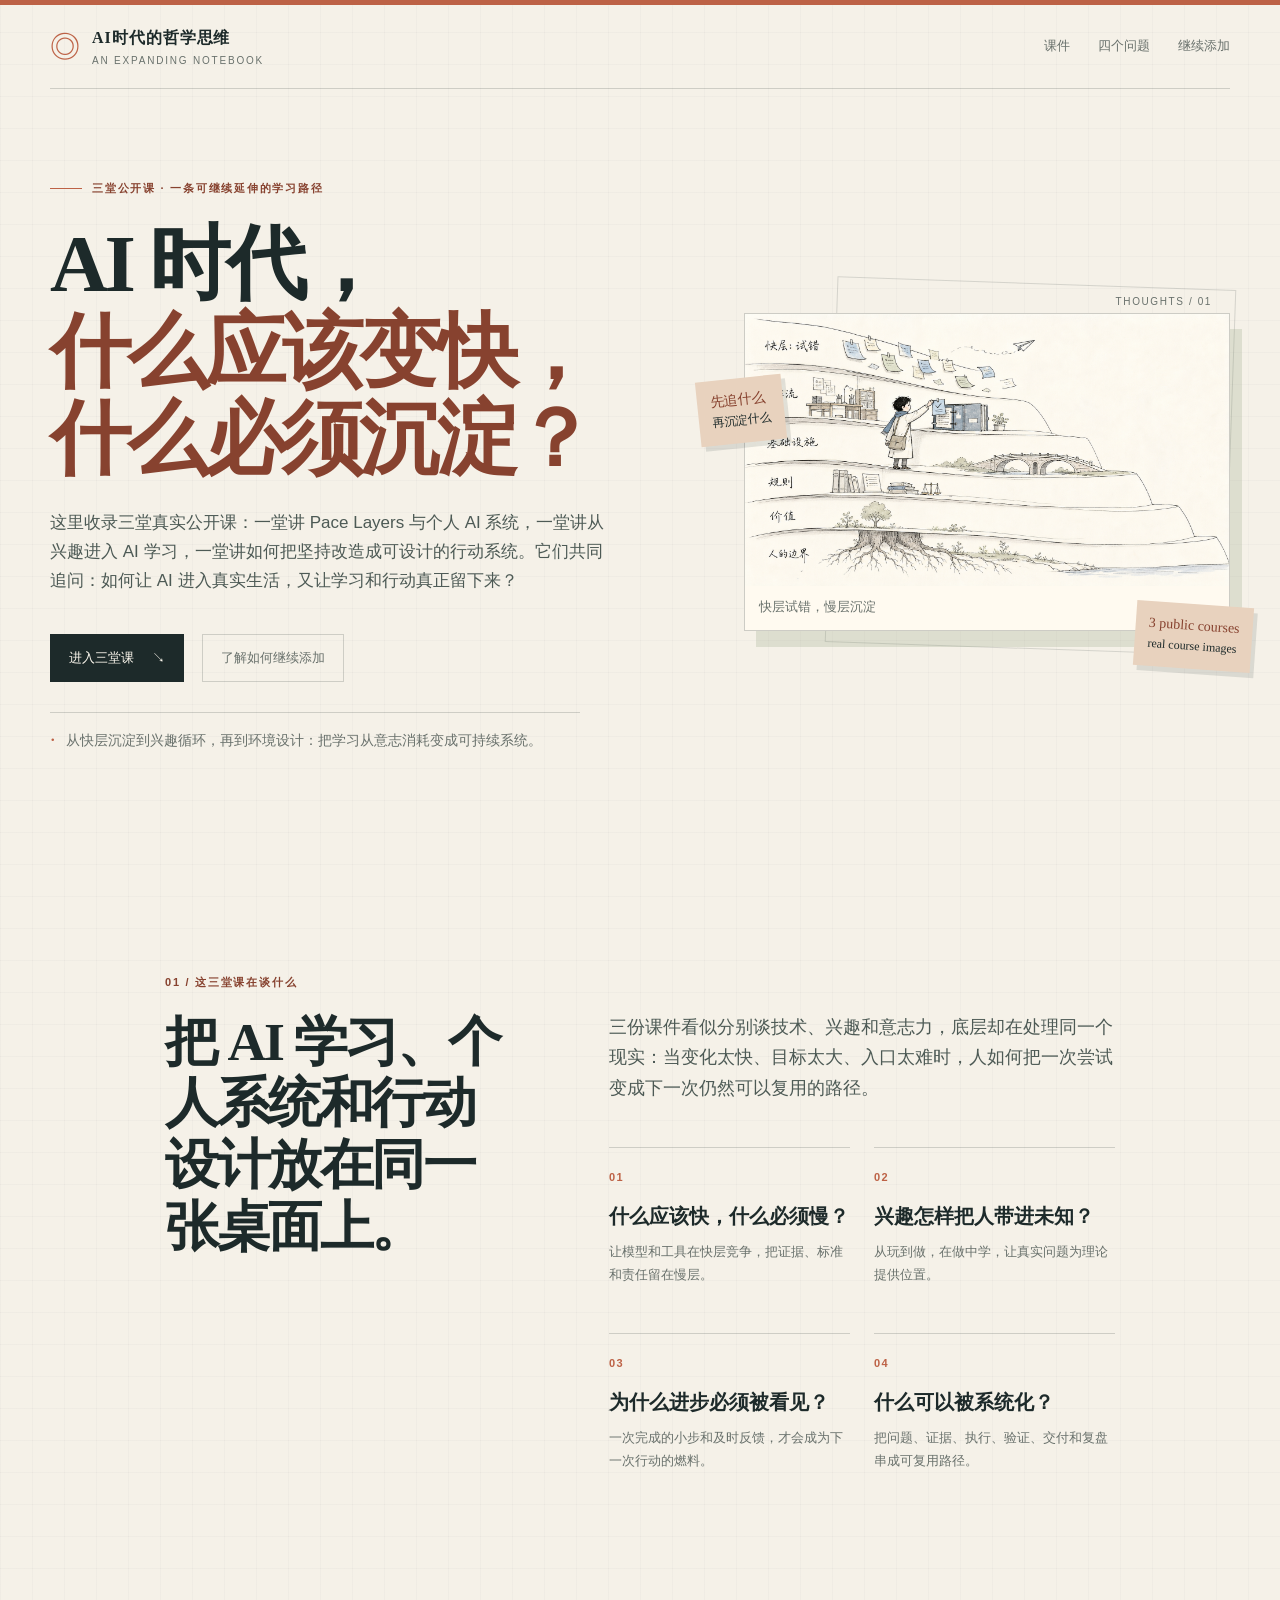
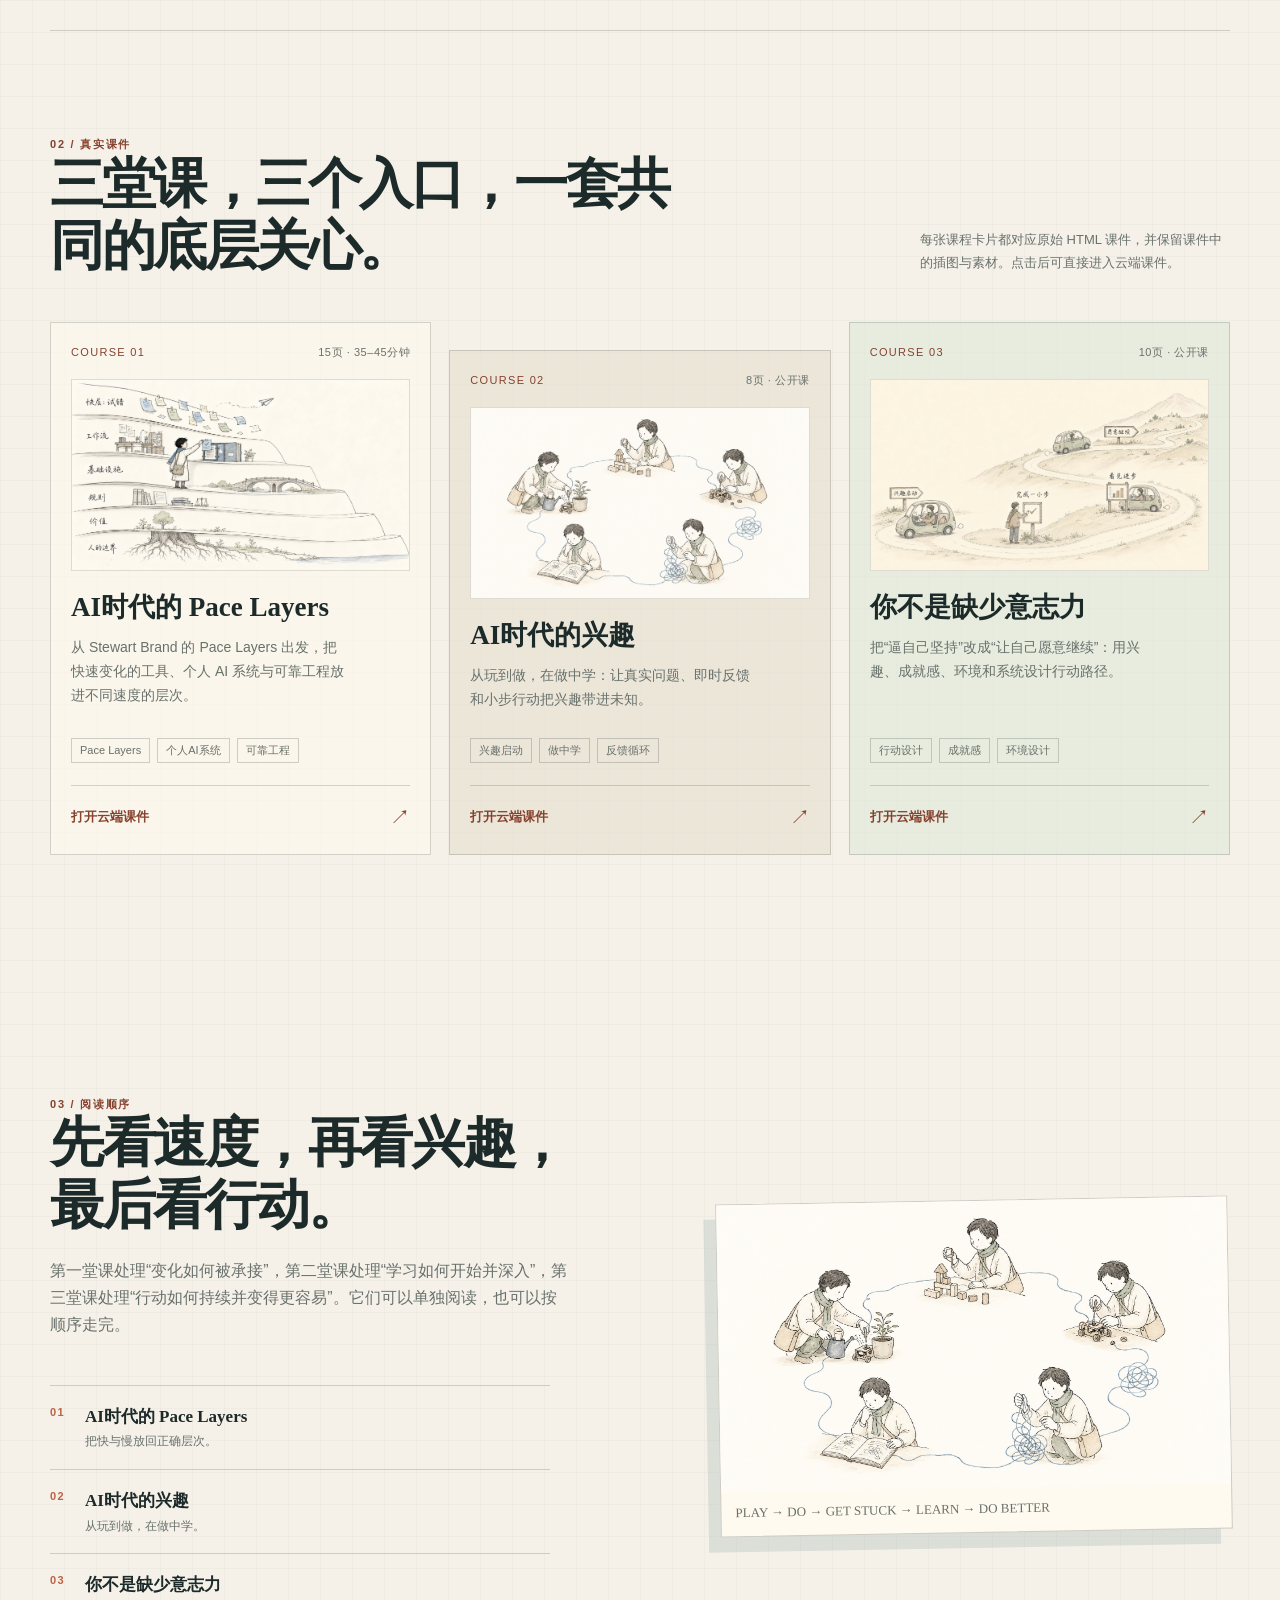
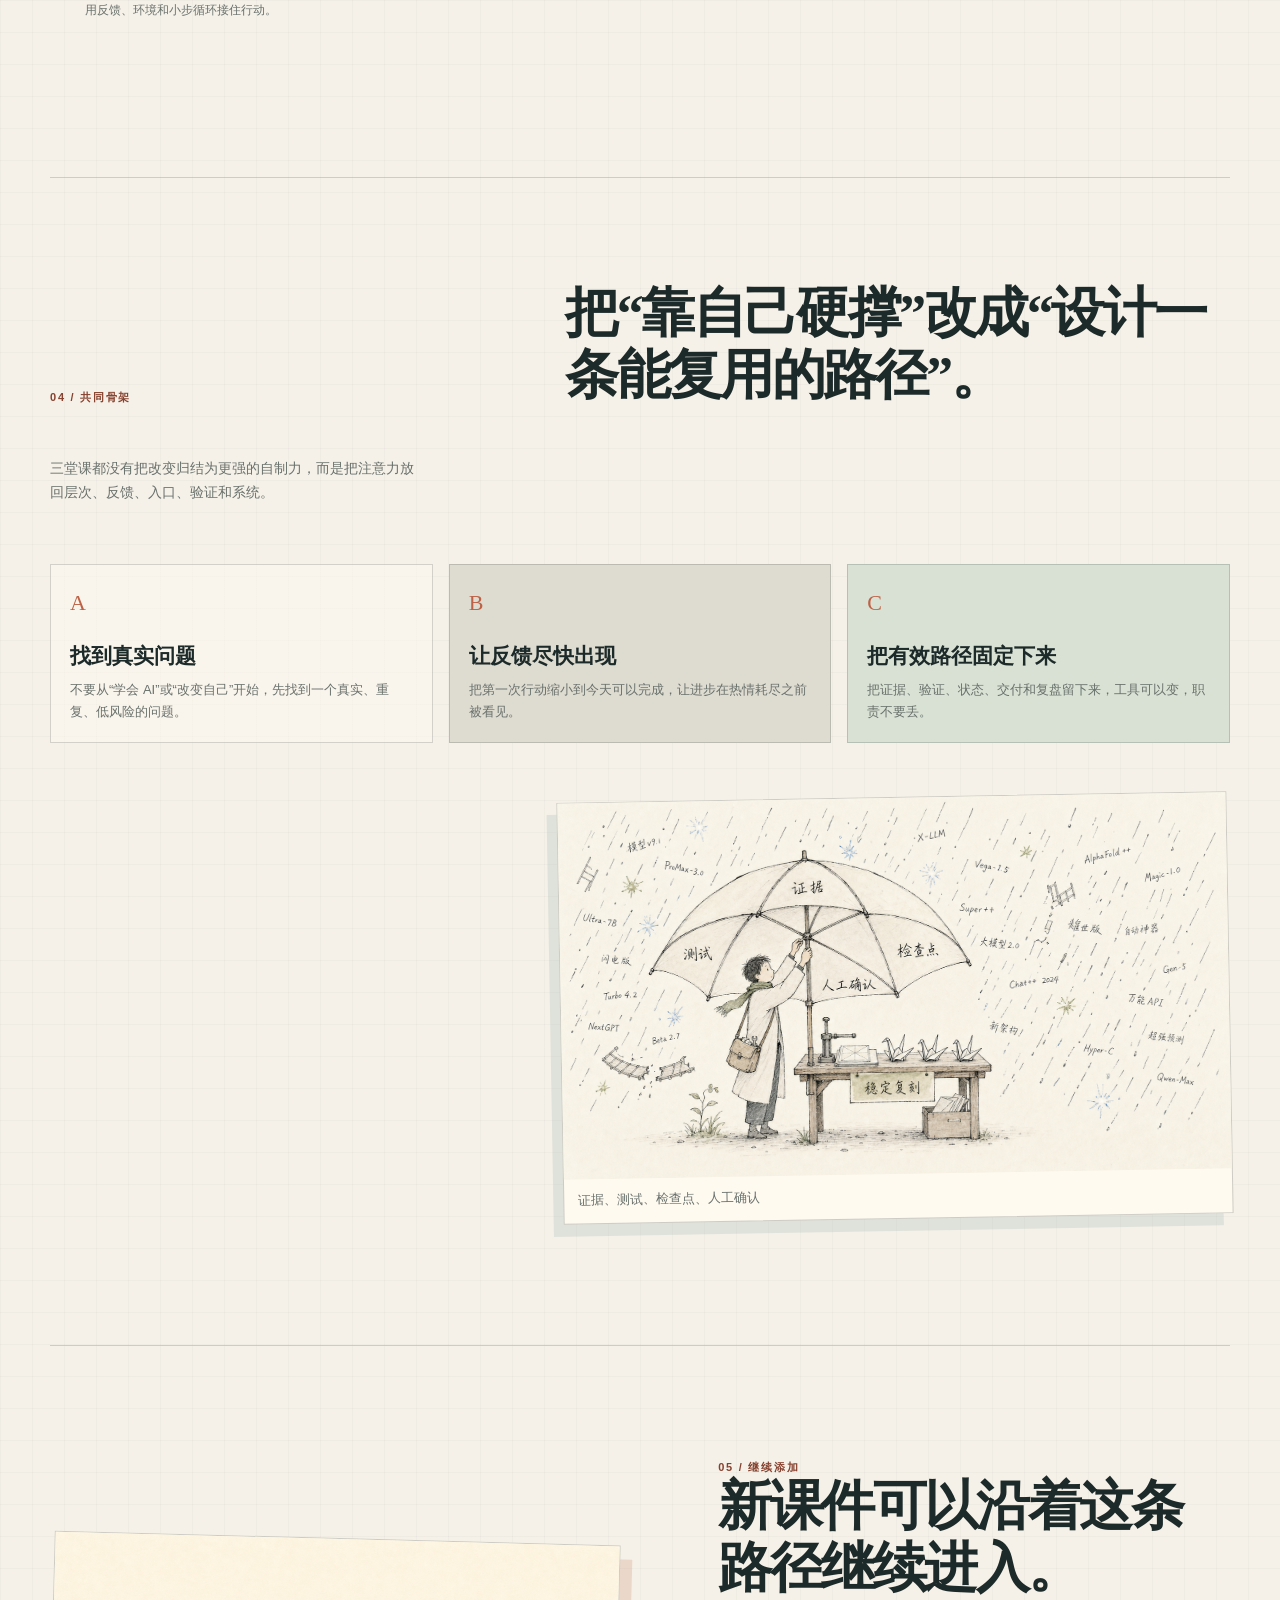
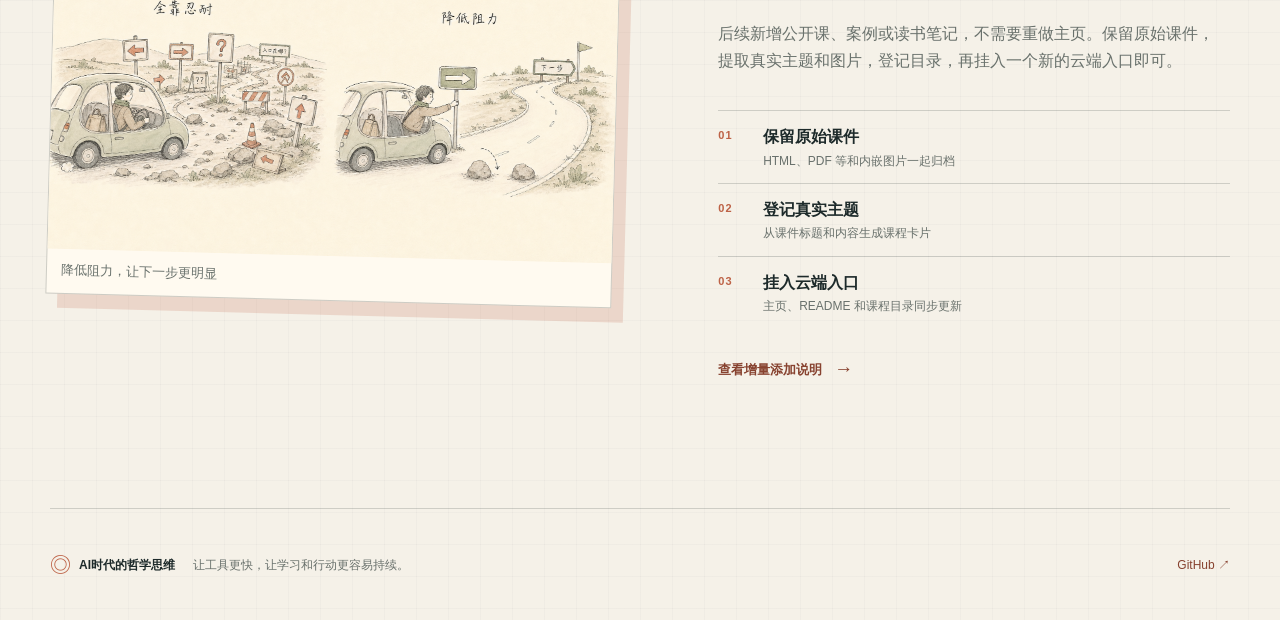
<file: index.html>
<!doctype html>
<html lang="zh-CN">
  <head>
    <meta charset="utf-8" />
    <meta name="viewport" content="width=device-width, initial-scale=1" />
    <meta name="description" content="AI时代的哲学思维：Pace Layers、兴趣学习与行动系统三堂公开课。" />
    <title>AI时代的哲学思维｜Pace Layers、兴趣与行动</title>
    <link rel="stylesheet" href="./styles.css" />
    <script src="./app.js" defer></script>
  </head>
  <body>
    <div class="site-shell">
      <header class="topbar">
        <a class="brand" href="./">
          <span class="brand-mark">◎</span>
          <span>
            <strong>AI时代的哲学思维</strong>
            <small>an expanding notebook</small>
          </span>
        </a>
        <nav aria-label="主导航">
          <a href="#courses">课件</a>
          <a href="#questions">四个问题</a>
          <a href="#append">继续添加</a>
        </nav>
      </header>

      <main>
        <section class="hero section-grid" aria-labelledby="hero-title">
          <div class="hero-copy">
            <p class="eyebrow"><span class="eyebrow-line"></span>三堂公开课 · 一条可继续延伸的学习路径</p>
            <h1 id="hero-title">AI 时代，<em>什么应该变快，什么必须沉淀？</em></h1>
            <p class="hero-lede">
              这里收录三堂真实公开课：一堂讲 Pace Layers 与个人 AI 系统，一堂讲从兴趣进入 AI 学习，一堂讲如何把坚持改造成可设计的行动系统。它们共同追问：如何让 AI 进入真实生活，又让学习和行动真正留下来？
            </p>
            <div class="hero-actions">
              <a class="button button-primary" href="#courses">进入三堂课 <span>↘</span></a>
              <a class="button button-quiet" href="#append">了解如何继续添加</a>
            </div>
            <div class="hero-note">
              <span class="note-pin">·</span>
              <span>从快层沉淀到兴趣循环，再到环境设计：把学习从意志消耗变成可持续系统。</span>
            </div>
          </div>

          <div class="hero-visual">
            <div class="visual-label label-top">thoughts / 01</div>
            <figure class="illustration-frame illustration-hero">
              <img src="./assets/course-previews/pace-layers-six-layers.png" alt="AI时代的 Pace Layers 六层结构课件插图" />
              <figcaption>快层试错，慢层沉淀</figcaption>
            </figure>
            <div class="margin-card margin-card-top">先追什么<br /><span>再沉淀什么</span></div>
            <div class="margin-card margin-card-bottom">3 public courses<br /><span>real course images</span></div>
          </div>
        </section>

        <section class="manifesto section-narrow" id="questions" aria-labelledby="manifesto-title">
          <div class="section-kicker">01 / 这三堂课在谈什么</div>
          <div class="manifesto-layout">
            <h2 id="manifesto-title">把 AI 学习、个人系统和行动设计放在同一张桌面上。</h2>
            <div>
              <p class="manifesto-lede">三份课件看似分别谈技术、兴趣和意志力，底层却在处理同一个现实：当变化太快、目标太大、入口太难时，人如何把一次尝试变成下一次仍然可以复用的路径。</p>
              <div class="question-list">
                <article>
                  <span>01</span>
                  <h3>什么应该快，什么必须慢？</h3>
                  <p>让模型和工具在快层竞争，把证据、标准和责任留在慢层。</p>
                </article>
                <article>
                  <span>02</span>
                  <h3>兴趣怎样把人带进未知？</h3>
                  <p>从玩到做，在做中学，让真实问题为理论提供位置。</p>
                </article>
                <article>
                  <span>03</span>
                  <h3>为什么进步必须被看见？</h3>
                  <p>一次完成的小步和及时反馈，才会成为下一次行动的燃料。</p>
                </article>
                <article>
                  <span>04</span>
                  <h3>什么可以被系统化？</h3>
                  <p>把问题、证据、执行、验证、交付和复盘串成可复用路径。</p>
                </article>
              </div>
            </div>
          </div>
        </section>

        <section class="course-section section-wide" id="courses" aria-labelledby="courses-title">
          <div class="section-heading">
            <div>
              <div class="section-kicker">02 / 真实课件</div>
              <h2 id="courses-title">三堂课，三个入口，一套共同的底层关心。</h2>
            </div>
            <p class="section-aside">每张课程卡片都对应原始 HTML 课件，并保留课件中的插图与素材。点击后可直接进入云端课件。</p>
          </div>
          <div class="course-grid" id="course-grid" aria-live="polite">
            <div class="loading-card">正在展开课程目录……</div>
          </div>
        </section>

        <section class="path-section section-grid" aria-labelledby="path-title">
          <div class="path-copy">
            <div class="section-kicker">03 / 阅读顺序</div>
            <h2 id="path-title">先看速度，再看兴趣，最后看行动。</h2>
            <p>第一堂课处理“变化如何被承接”，第二堂课处理“学习如何开始并深入”，第三堂课处理“行动如何持续并变得更容易”。它们可以单独阅读，也可以按顺序走完。</p>
            <ol class="path-list">
              <li><span>01</span><div><strong>AI时代的 Pace Layers</strong><small>把快与慢放回正确层次。</small></div></li>
              <li><span>02</span><div><strong>AI时代的兴趣</strong><small>从玩到做，在做中学。</small></div></li>
              <li><span>03</span><div><strong>你不是缺少意志力</strong><small>用反馈、环境和小步循环接住行动。</small></div></li>
            </ol>
          </div>
          <figure class="illustration-frame illustration-path">
            <img src="./assets/course-previews/ai-interest-play-do-learn.png" alt="AI时代的兴趣课件中关于玩、做、卡住与学习的循环插图" />
            <figcaption>PLAY → DO → GET STUCK → LEARN → DO BETTER</figcaption>
          </figure>
        </section>

        <section class="principles section-wide" aria-labelledby="principles-title">
          <div class="principle-intro">
            <div class="section-kicker">04 / 共同骨架</div>
            <h2 id="principles-title">把“靠自己硬撑”改成“设计一条能复用的路径”。</h2>
            <p>三堂课都没有把改变归结为更强的自制力，而是把注意力放回层次、反馈、入口、验证和系统。</p>
          </div>
          <div class="principle-cards">
            <article><span class="card-number">A</span><h3>找到真实问题</h3><p>不要从“学会 AI”或“改变自己”开始，先找到一个真实、重复、低风险的问题。</p></article>
            <article><span class="card-number">B</span><h3>让反馈尽快出现</h3><p>把第一次行动缩小到今天可以完成，让进步在热情耗尽之前被看见。</p></article>
            <article><span class="card-number">C</span><h3>把有效路径固定下来</h3><p>把证据、验证、状态、交付和复盘留下来，工具可以变，职责不要丢。</p></article>
          </div>
          <figure class="illustration-frame illustration-principles">
            <img src="./assets/course-previews/pace-layers-reliable-engineering.png" alt="Pace Layers 课件中关于证据、测试、检查点和人工确认的可靠工程插图" />
            <figcaption>证据、测试、检查点、人工确认</figcaption>
          </figure>
        </section>

        <section class="append-section section-grid" id="append" aria-labelledby="append-title">
          <figure class="illustration-frame illustration-append">
            <img src="./assets/course-previews/willpower-environment-redesign.png" alt="你不是缺少意志力课件中关于降低行动阻力的环境设计插图" />
            <figcaption>降低阻力，让下一步更明显</figcaption>
          </figure>
          <div class="append-copy">
            <div class="section-kicker">05 / 继续添加</div>
            <h2 id="append-title">新课件可以沿着这条路径继续进入。</h2>
            <p>后续新增公开课、案例或读书笔记，不需要重做主页。保留原始课件，提取真实主题和图片，登记目录，再挂入一个新的云端入口即可。</p>
            <div class="append-recipe">
              <div><span>01</span><strong>保留原始课件</strong><small>HTML、PDF 等和内嵌图片一起归档</small></div>
              <div><span>02</span><strong>登记真实主题</strong><small>从课件标题和内容生成课程卡片</small></div>
              <div><span>03</span><strong>挂入云端入口</strong><small>主页、README 和课程目录同步更新</small></div>
            </div>
            <a class="text-link" href="./CONTRIBUTING.md">查看增量添加说明 <span>→</span></a>
          </div>
        </section>
      </main>

      <footer class="footer">
        <div><span class="footer-mark">◎</span><strong>AI时代的哲学思维</strong></div>
        <p>让工具更快，让学习和行动更容易持续。</p>
        <a href="https://github.com/2023Anita/ai-era-philosophical-thinking">GitHub ↗</a>
      </footer>
    </div>
  </body>
</html>
</file>
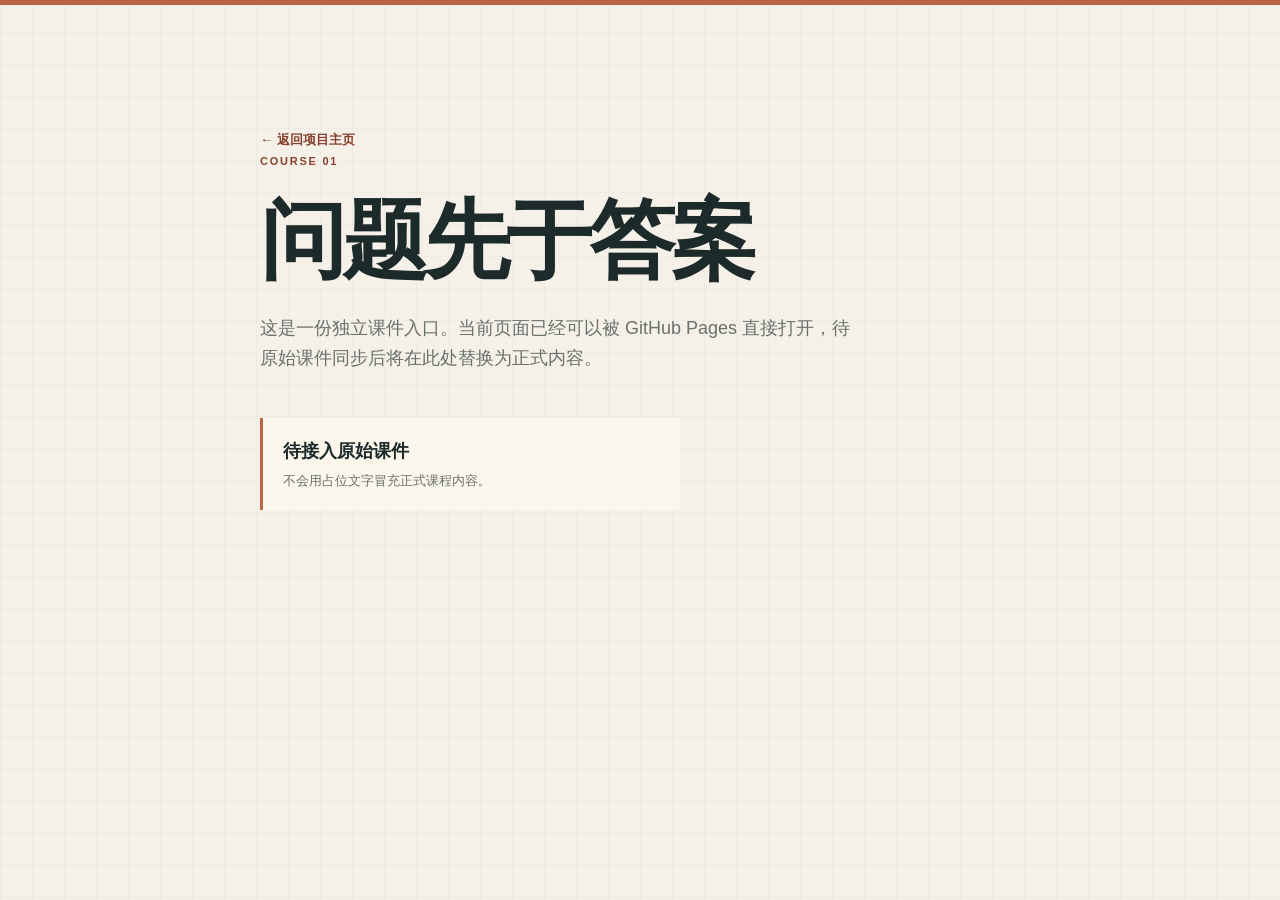
<file: courses/01-question-before-answer/index.html>
<!doctype html>
<html lang="zh-CN">
  <head><meta charset="utf-8" /><meta name="viewport" content="width=device-width, initial-scale=1" /><title>问题先于答案｜AI时代的哲学思维</title><link rel="stylesheet" href="../../styles.css" /></head>
  <body><main class="course-placeholder"><a class="text-link" href="../../">← 返回项目主页</a><p class="section-kicker">COURSE 01</p><h1>问题先于答案</h1><p>这是一份独立课件入口。当前页面已经可以被 GitHub Pages 直接打开，待原始课件同步后将在此处替换为正式内容。</p><div class="course-placeholder-note"><strong>待接入原始课件</strong><span>不会用占位文字冒充正式课程内容。</span></div></main></body>
</html>
</file>
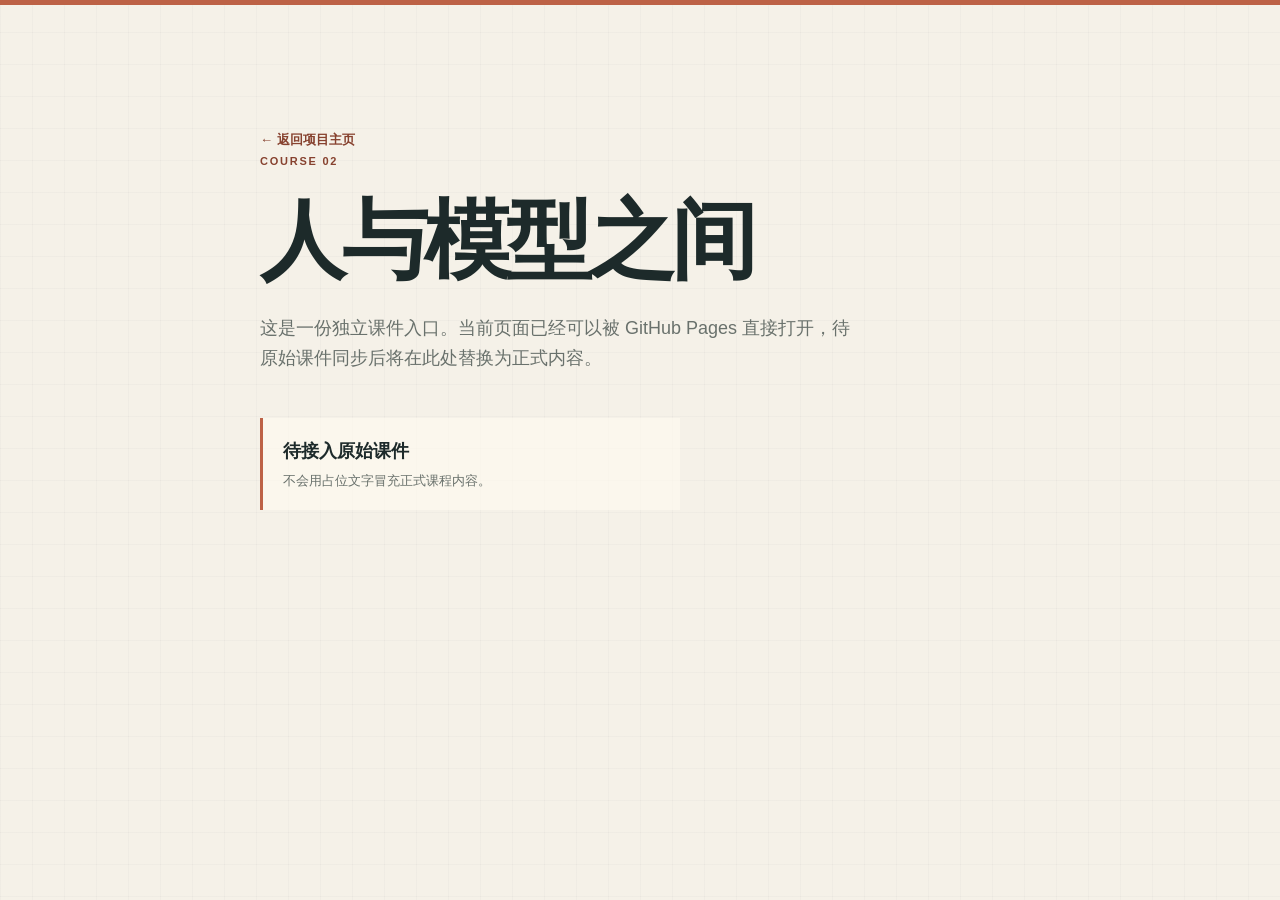
<file: courses/02-human-and-model/index.html>
<!doctype html>
<html lang="zh-CN">
  <head><meta charset="utf-8" /><meta name="viewport" content="width=device-width, initial-scale=1" /><title>人与模型之间｜AI时代的哲学思维</title><link rel="stylesheet" href="../../styles.css" /></head>
  <body><main class="course-placeholder"><a class="text-link" href="../../">← 返回项目主页</a><p class="section-kicker">COURSE 02</p><h1>人与模型之间</h1><p>这是一份独立课件入口。当前页面已经可以被 GitHub Pages 直接打开，待原始课件同步后将在此处替换为正式内容。</p><div class="course-placeholder-note"><strong>待接入原始课件</strong><span>不会用占位文字冒充正式课程内容。</span></div></main></body>
</html>
</file>
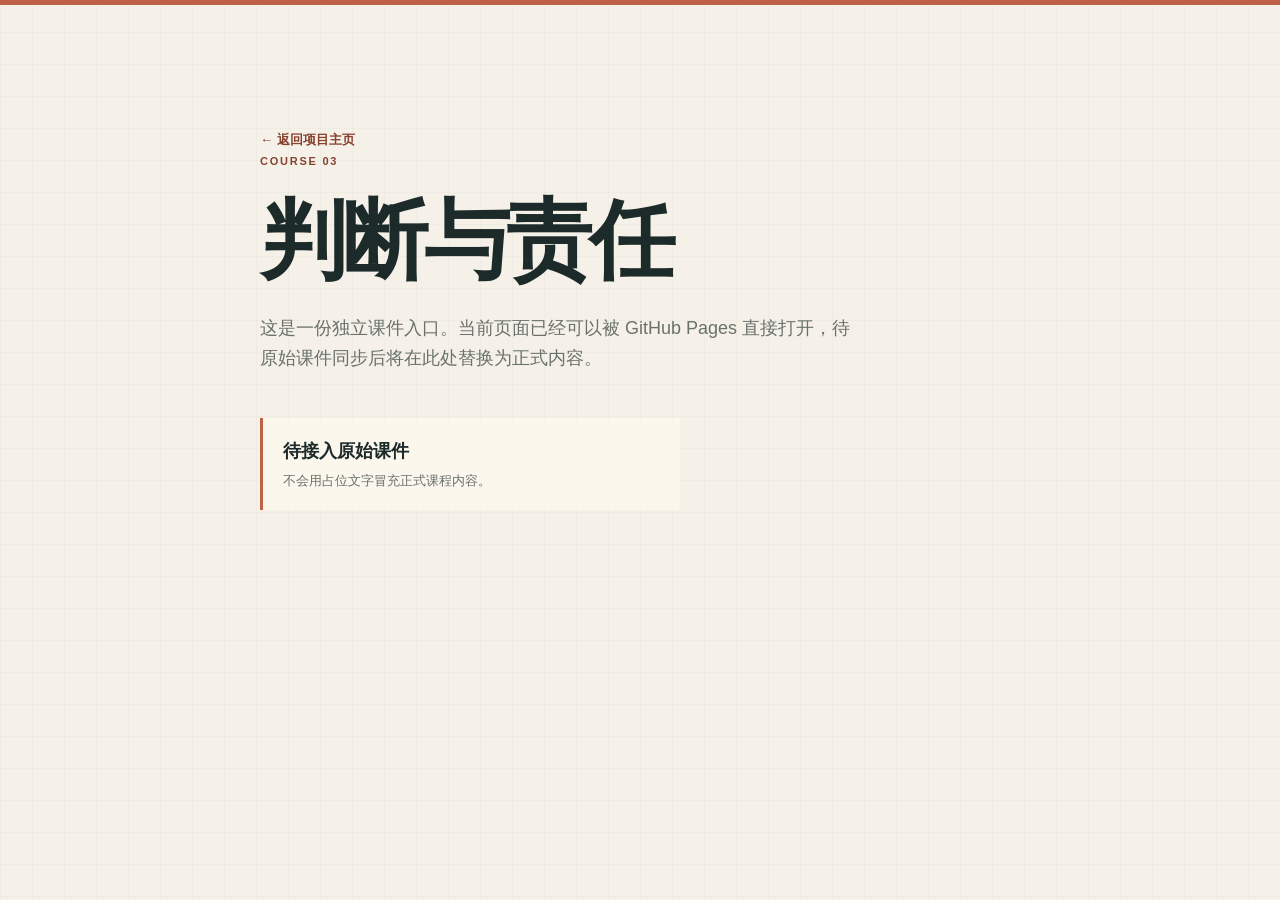
<file: courses/03-judgement-and-responsibility/index.html>
<!doctype html>
<html lang="zh-CN">
  <head><meta charset="utf-8" /><meta name="viewport" content="width=device-width, initial-scale=1" /><title>判断与责任｜AI时代的哲学思维</title><link rel="stylesheet" href="../../styles.css" /></head>
  <body><main class="course-placeholder"><a class="text-link" href="../../">← 返回项目主页</a><p class="section-kicker">COURSE 03</p><h1>判断与责任</h1><p>这是一份独立课件入口。当前页面已经可以被 GitHub Pages 直接打开，待原始课件同步后将在此处替换为正式内容。</p><div class="course-placeholder-note"><strong>待接入原始课件</strong><span>不会用占位文字冒充正式课程内容。</span></div></main></body>
</html>
</file>
<file: styles.css>
:root {
  --paper: #f5f1e8;
  --paper-deep: #eae2d3;
  --ink: #1d2a2a;
  --muted: #69716c;
  --line: rgba(29, 42, 42, 0.18);
  --rust: #bd6246;
  --rust-dark: #87422f;
  --blue: #8ca8a7;
  --sage: #8b9b79;
  --cream: #fffaf0;
  --serif: "Songti SC", "Noto Serif SC", "STSong", Georgia, serif;
  --sans: "Avenir Next", "PingFang SC", "Helvetica Neue", sans-serif;
}
* { box-sizing: border-box; }
html { scroll-behavior: smooth; }
body { margin: 0; color: var(--ink); background: var(--paper); font-family: var(--sans); line-height: 1.7; background-image: linear-gradient(rgba(29, 42, 42, 0.025) 1px, transparent 1px), linear-gradient(90deg, rgba(29, 42, 42, 0.025) 1px, transparent 1px); background-size: 32px 32px; }
body::before { content: ""; display: block; height: 5px; background: var(--rust); }
a { color: inherit; text-decoration: none; }
img { display: block; max-width: 100%; }
.site-shell { overflow: hidden; }
.topbar, main, .footer { width: min(1180px, calc(100% - 48px)); margin: 0 auto; }
.topbar { display: flex; justify-content: space-between; align-items: center; min-height: 84px; border-bottom: 1px solid var(--line); }
.brand { display: inline-flex; align-items: center; gap: 12px; }
.brand-mark, .footer-mark { color: var(--rust); font-size: 30px; line-height: 1; }
.brand strong { display: block; font-family: var(--serif); font-weight: 700; letter-spacing: 0.06em; }
.brand small { display: block; color: var(--muted); font-size: 10px; letter-spacing: 0.18em; text-transform: uppercase; }
nav { display: flex; gap: 28px; color: var(--muted); font-size: 13px; }
nav a, .text-link, .footer a { transition: color 180ms ease; }
nav a:hover, .text-link:hover, .footer a:hover { color: var(--rust-dark); }
.section-grid { display: grid; grid-template-columns: 1.05fr 0.95fr; gap: clamp(48px, 8vw, 120px); align-items: center; }
.section-narrow { max-width: 950px; margin: 0 auto; }
.section-wide { margin: 0 auto; }
.hero { min-height: 700px; padding: 90px 0 110px; }
.eyebrow, .section-kicker { color: var(--rust-dark); font-size: 11px; font-weight: 700; letter-spacing: 0.16em; text-transform: uppercase; }
.eyebrow { display: flex; align-items: center; gap: 10px; margin: 0 0 22px; }
.eyebrow-line { width: 32px; height: 1px; background: var(--rust); }
h1, h2, h3, p { margin-top: 0; }
h1, h2 { font-family: var(--serif); font-weight: 700; letter-spacing: -0.045em; }
h1 { max-width: 680px; margin-bottom: 26px; font-size: clamp(46px, 6.3vw, 84px); line-height: 1.09; }
h1 em { display: block; color: var(--rust-dark); font-style: normal; }
.hero-lede { max-width: 590px; color: #4d5a55; font-size: 17px; }
.hero-actions { display: flex; flex-wrap: wrap; gap: 18px; align-items: center; margin: 38px 0 30px; }
.button { display: inline-flex; align-items: center; gap: 18px; min-height: 48px; padding: 0 18px; border: 1px solid var(--ink); font-size: 13px; transition: transform 180ms ease, background 180ms ease; }
.button:hover { transform: translateY(-2px); }
.button-primary { color: var(--cream); background: var(--ink); }
.button-primary:hover { background: var(--rust-dark); }
.button-quiet { border-color: var(--line); color: var(--muted); }
.button-quiet:hover { background: rgba(255, 250, 240, 0.7); }
.hero-note { display: flex; gap: 10px; max-width: 530px; padding-top: 16px; border-top: 1px solid var(--line); color: var(--muted); font-family: var(--serif); font-size: 14px; }
.note-pin { color: var(--rust); font-size: 22px; line-height: 1; }
.hero-visual { position: relative; padding: 30px 0 18px 26px; }
.hero-visual::before { content: ""; position: absolute; inset: 0 0 0 22%; border: 1px solid rgba(29, 42, 42, 0.15); transform: rotate(2deg); }
.visual-label { position: absolute; z-index: 2; color: var(--muted); font-size: 10px; letter-spacing: 0.16em; text-transform: uppercase; }
.label-top { top: 10px; right: 18px; }
.illustration-frame { position: relative; z-index: 1; margin: 0; background: var(--cream); border: 1px solid rgba(29, 42, 42, 0.22); box-shadow: 12px 16px 0 rgba(139, 155, 121, 0.22); }
.illustration-frame img { width: 100%; aspect-ratio: 16 / 9; object-fit: cover; }
.illustration-frame figcaption { padding: 10px 14px 12px; color: var(--muted); font-family: var(--serif); font-size: 13px; }
.margin-card { position: absolute; z-index: 2; padding: 12px 13px; background: #e8d2be; color: var(--rust-dark); font-family: var(--serif); font-size: 14px; line-height: 1.45; box-shadow: 4px 5px 0 rgba(29, 42, 42, 0.12); }
.margin-card span { color: var(--ink); font-size: 12px; }
.margin-card-top { top: 95px; left: -20px; transform: rotate(-6deg); }
.margin-card-bottom { right: -22px; bottom: -20px; transform: rotate(4deg); }
.manifesto { padding: 110px 0 135px; }
.manifesto-layout { display: grid; grid-template-columns: 0.85fr 1.15fr; gap: 70px; margin-top: 20px; }
h2 { margin-bottom: 20px; font-size: clamp(32px, 4.2vw, 58px); line-height: 1.15; }
.manifesto-layout h2 { max-width: 350px; }
.manifesto-lede { max-width: 620px; color: #4d5a55; font-size: 18px; }
.question-list { display: grid; grid-template-columns: repeat(2, 1fr); gap: 24px; margin-top: 44px; }
.question-list article { min-height: 162px; padding-top: 14px; border-top: 1px solid var(--line); }
.question-list span, .path-list span, .append-recipe span { color: var(--rust); font-size: 11px; font-weight: 700; letter-spacing: 0.12em; }
.question-list h3 { margin: 10px 0 8px; font-family: var(--serif); font-size: 20px; }
.question-list p { margin: 0; color: var(--muted); font-size: 13px; }
.course-section { padding: 104px 0 120px; border-top: 1px solid var(--line); }
.section-heading { display: flex; justify-content: space-between; gap: 60px; align-items: end; margin-bottom: 44px; }
.section-heading h2 { max-width: 640px; margin-bottom: 0; }
.section-aside { max-width: 310px; margin-bottom: 4px; color: var(--muted); font-size: 13px; }
.course-grid { display: grid; grid-template-columns: repeat(3, 1fr); gap: 18px; }
.course-card { position: relative; display: flex; flex-direction: column; min-height: 505px; padding: 20px; background: rgba(255, 250, 240, 0.58); border: 1px solid var(--line); transition: transform 180ms ease, box-shadow 180ms ease; }
.course-card:hover { transform: translateY(-5px); box-shadow: 10px 10px 0 rgba(189, 98, 70, 0.18); }
.course-card:nth-child(2) { margin-top: 28px; background: rgba(232, 226, 211, 0.7); }
.course-card:nth-child(3) { background: rgba(222, 232, 218, 0.58); }
.course-index { display: flex; justify-content: space-between; color: var(--rust-dark); font-size: 11px; letter-spacing: 0.12em; }
.course-status { color: var(--muted); letter-spacing: 0.05em; }
.course-cover { margin: 18px 0 20px; background: var(--cream); border: 1px solid rgba(29, 42, 42, 0.15); }
.course-cover img { width: 100%; aspect-ratio: 16 / 9; object-fit: cover; }
.course-card h3 { max-width: 260px; margin: 0 0 12px; font-family: var(--serif); font-size: 27px; line-height: 1.22; }
.course-card p { flex: 1; max-width: 280px; color: var(--muted); font-size: 14px; }
.tag-list { display: flex; flex-wrap: wrap; gap: 7px; margin-bottom: 22px; }
.tag { padding: 2px 8px; border: 1px solid rgba(29, 42, 42, 0.2); color: var(--muted); font-size: 11px; }
.course-link { display: inline-flex; justify-content: space-between; align-items: center; padding-top: 14px; border-top: 1px solid var(--line); color: var(--rust-dark); font-size: 13px; font-weight: 700; }
.course-link span { font-size: 20px; font-weight: 400; }
.loading-card { grid-column: 1 / -1; padding: 34px; border: 1px dashed var(--line); color: var(--muted); }
.path-section { padding: 120px 0 140px; }
.path-copy p { max-width: 520px; color: var(--muted); }
.path-list { display: grid; gap: 0; max-width: 500px; margin: 46px 0 0; padding: 0; list-style: none; }
.path-list li { display: flex; gap: 20px; padding: 17px 0; border-top: 1px solid var(--line); }
.path-list strong, .path-list small { display: block; }
.path-list strong { font-family: var(--serif); font-size: 17px; }
.path-list small { color: var(--muted); font-size: 12px; }
.illustration-path { transform: rotate(-1deg); box-shadow: -12px 15px 0 rgba(140, 168, 167, 0.25); }
.principles { padding: 105px 0 126px; border-top: 1px solid var(--line); }
.principle-intro { display: grid; grid-template-columns: 0.7fr 1fr; gap: 50px; align-items: end; }
.principle-intro h2 { margin-bottom: 0; }
.principle-intro p { max-width: 370px; margin-bottom: 4px; color: var(--muted); font-size: 14px; }
.principle-cards { display: grid; grid-template-columns: repeat(3, 1fr); gap: 16px; margin-top: 55px; }
.principle-cards article { min-height: 170px; padding: 19px; border: 1px solid var(--line); background: rgba(255, 250, 240, 0.42); }
.principle-cards article:nth-child(2) { background: #dedbd0; }
.principle-cards article:nth-child(3) { background: #d9e1d4; }
.card-number { color: var(--rust); font-family: var(--serif); font-size: 22px; }
.principle-cards h3 { margin: 18px 0 4px; font-family: var(--serif); font-size: 21px; }
.principle-cards p { margin-bottom: 0; color: var(--muted); font-size: 13px; }
.illustration-principles { max-width: 670px; margin: 54px 0 0 auto; transform: rotate(-1deg); box-shadow: -10px 12px 0 rgba(140, 168, 167, 0.21); }
.append-section { padding: 112px 0 126px; border-top: 1px solid var(--line); }
.illustration-append { transform: rotate(1.5deg); box-shadow: 12px 14px 0 rgba(189, 98, 70, 0.19); }
.append-copy p { max-width: 510px; color: var(--muted); }
.append-recipe { display: grid; gap: 0; margin: 36px 0 27px; }
.append-recipe div { display: grid; grid-template-columns: 32px 1fr; column-gap: 13px; padding: 12px 0; border-top: 1px solid var(--line); }
.append-recipe span { grid-row: span 2; padding-top: 3px; }
.append-recipe strong { font-family: var(--serif); font-size: 16px; }
.append-recipe small { color: var(--muted); font-size: 12px; }
.text-link { display: inline-flex; gap: 12px; color: var(--rust-dark); font-size: 13px; font-weight: 700; }
.text-link span { font-size: 19px; line-height: 1; }
.footer { display: flex; align-items: center; gap: 18px; min-height: 112px; border-top: 1px solid var(--line); color: var(--muted); font-size: 12px; }
.footer > div { display: flex; align-items: center; gap: 8px; color: var(--ink); }
.footer-mark { font-size: 21px; }
.footer p { margin: 0 auto 0 0; }
.footer a { color: var(--rust-dark); }
.course-placeholder { width: min(760px, calc(100% - 48px)); min-height: 72vh; margin: 0 auto; padding: 120px 0; }
.course-placeholder h1 { max-width: 700px; margin: 24px 0; font-size: clamp(44px, 8vw, 86px); }
.course-placeholder p:not(.section-kicker) { max-width: 600px; color: var(--muted); font-size: 18px; }
.course-placeholder-note { display: grid; gap: 4px; max-width: 420px; margin-top: 44px; padding: 18px 20px; border-left: 3px solid var(--rust); background: rgba(255, 250, 240, 0.65); }
.course-placeholder-note strong { font-family: var(--serif); font-size: 18px; }
.course-placeholder-note span { color: var(--muted); font-size: 13px; }
@media (max-width: 800px) {
  .topbar, main, .footer { width: min(100% - 30px, 620px); }
  .topbar { min-height: 72px; }
  nav { gap: 13px; font-size: 11px; }
  .brand strong { font-size: 13px; }
  .brand small { font-size: 8px; }
  .section-grid, .manifesto-layout, .principle-intro { grid-template-columns: 1fr; gap: 44px; }
  .hero { min-height: auto; padding: 70px 0 90px; }
  h1 { font-size: clamp(43px, 13vw, 70px); }
  .hero-visual { max-width: 560px; margin: 0 auto; padding-left: 16px; }
  .margin-card-top { left: -4px; }
  .margin-card-bottom { right: -6px; }
  .manifesto, .path-section, .principles, .append-section { padding: 85px 0 95px; }
  .question-list, .course-grid, .principle-cards { grid-template-columns: 1fr; }
  .course-card:nth-child(2) { margin-top: 0; }
  .section-heading { display: block; }
  .section-aside { margin-top: 20px; }
  .path-section { display: flex; flex-direction: column-reverse; }
  .path-copy { margin-top: 42px; }
  .footer { flex-wrap: wrap; padding: 22px 0; }
  .footer p { margin-right: auto; }
}
</file>
